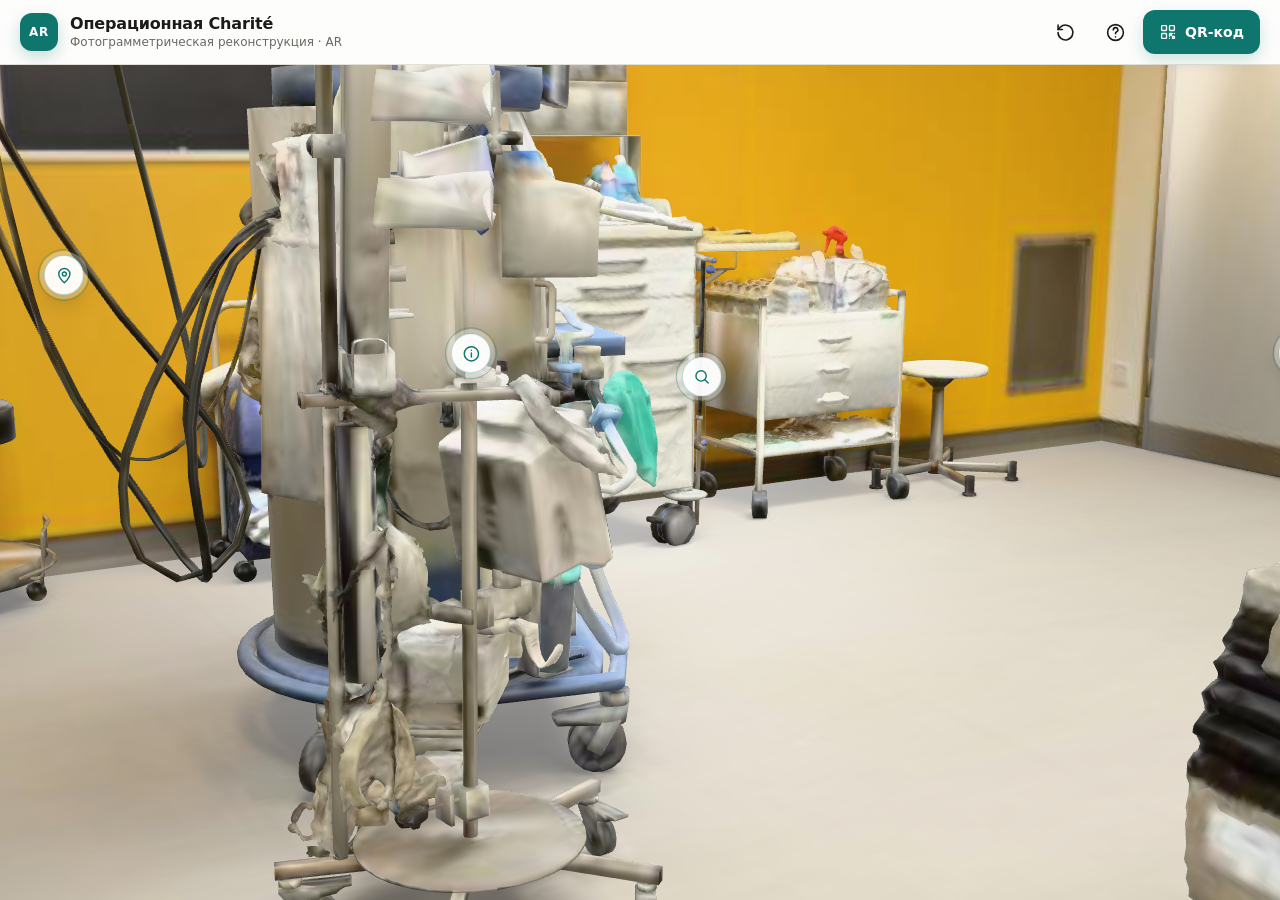
<file: index.html>
<!DOCTYPE html>
<html lang="ru">
<head>
  <meta charset="utf-8">
  <meta name="viewport" content="width=device-width, initial-scale=1, viewport-fit=cover">
  <meta name="theme-color" content="#f4f2ee">
  <meta name="description" content="Интерактивная 3D-реконструкция операционной университетской клиники Шарите: просмотр в браузере, AR на телефоне и QR-код для доступа.">
  <title>Операционная Charité — AR-реконструкция</title>
  <link rel="icon" href="./assets/favicon.svg" type="image/svg+xml">
  <link rel="stylesheet" href="./css/style.css">
  <script type="module" src="./vendor/model-viewer.min.js"></script>
  <script type="module" src="./js/app.js"></script>
</head>
<body>
  <svg class="sprite" xmlns="http://www.w3.org/2000/svg" aria-hidden="true">
    <symbol id="i-info" viewBox="0 0 24 24">
      <circle cx="12" cy="12" r="9"/>
      <path d="M12 11v5"/>
      <path d="M12 7.5h.01"/>
    </symbol>
    <symbol id="i-loupe" viewBox="0 0 24 24">
      <circle cx="10.5" cy="10.5" r="6.5"/>
      <path d="m15.4 15.4 4.1 4.1"/>
    </symbol>
    <symbol id="i-marker" viewBox="0 0 24 24">
      <path d="M12 21s7-6.1 7-11a7 7 0 1 0-14 0c0 4.9 7 11 7 11Z"/>
      <circle cx="12" cy="10" r="2.5"/>
    </symbol>
    <symbol id="i-close" viewBox="0 0 24 24">
      <path d="m6 6 12 12M18 6 6 18"/>
    </symbol>
    <symbol id="i-ar" viewBox="0 0 24 24">
      <path d="M4 8V5a1 1 0 0 1 1-1h3"/>
      <path d="M16 4h3a1 1 0 0 1 1 1v3"/>
      <path d="M20 16v3a1 1 0 0 1-1 1h-3"/>
      <path d="M8 20H5a1 1 0 0 1-1-1v-3"/>
      <path d="m12 8.5 3 1.7v3.6l-3 1.7-3-1.7v-3.6l3-1.7Z"/>
      <path d="m9 10.2 3 1.7 3-1.7M12 11.9v3.6"/>
    </symbol>
    <symbol id="i-qr" viewBox="0 0 24 24">
      <rect x="3.5" y="3.5" width="6.5" height="6.5" rx="1"/>
      <rect x="14" y="3.5" width="6.5" height="6.5" rx="1"/>
      <rect x="3.5" y="14" width="6.5" height="6.5" rx="1"/>
      <path d="M14 14h2.5v2.5H14zM18 18h2.5v2.5H18z"/>
      <path d="M18 14h.01M14 18h.01M20.5 14h.01M14 20.5h.01"/>
    </symbol>
    <symbol id="i-reset" viewBox="0 0 24 24">
      <path d="M3.5 12a8.5 8.5 0 1 0 2.6-6.1L3.5 8.5"/>
      <path d="M3.5 3.5v5h5"/>
    </symbol>
    <symbol id="i-help" viewBox="0 0 24 24">
      <circle cx="12" cy="12" r="9"/>
      <path d="M9.5 9a2.6 2.6 0 1 1 3.6 2.4c-.7.3-1.1.8-1.1 1.6v.3"/>
      <path d="M12 17h.01"/>
    </symbol>
  </svg>

  <header class="header">
    <div class="brand">
      <span class="brand__mark" aria-hidden="true">AR</span>
      <div class="brand__text">
        <h1 class="brand__title">Операционная Charité</h1>
        <p class="brand__subtitle">Фотограмметрическая реконструкция · AR</p>
      </div>
    </div>

    <nav class="actions" aria-label="Управление сценой">
      <button class="icon-btn" id="reset-btn" type="button" aria-label="Сбросить вид" title="Сбросить вид">
        <svg aria-hidden="true"><use href="#i-reset"></use></svg>
      </button>
      <button class="icon-btn" id="help-btn" type="button" aria-label="Как пользоваться" title="Как пользоваться">
        <svg aria-hidden="true"><use href="#i-help"></use></svg>
      </button>
      <a class="btn-qr" href="./qr.html" aria-label="Открыть страницу QR-кода">
        <svg aria-hidden="true"><use href="#i-qr"></use></svg>
        <span>QR-код</span>
      </a>
    </nav>
  </header>

  <main class="main">
    <model-viewer
      id="viewer"
      src="./models/export/model.glb"
      ios-src="./models/export/model.usdz"
      alt="Операционная университетской клиники Шарите, фотограмметрическая реконструкция"
      camera-controls
      disable-pan
      touch-action="none"
      min-camera-orbit="auto 60deg 0.6m"
      max-camera-orbit="auto 100deg 4.7m"
      ar
      ar-modes="webxr scene-viewer quick-look"
      ar-scale="auto"
      ar-placement="floor"
      environment-image="neutral"
      shadow-intensity="0.55"
      shadow-softness="1"
      exposure="1"
      tone-mapping="neutral"
      interaction-prompt="none"
      loading="eager"
      reveal="auto">

      <button slot="ar-button" class="ar-button" type="button">
        <svg aria-hidden="true"><use href="#i-ar"></use></svg>
        <span>Смотреть в AR</span>
      </button>
    </model-viewer>

    <div class="hint" id="hint">
      <span class="hint__dot" aria-hidden="true"></span>
      <span>Вращайте · Масштабируйте · Нажмите на метку</span>
    </div>

    <div class="overlay" id="overlay" hidden></div>

    <aside class="card" id="card" role="dialog" aria-labelledby="card-title" hidden>
      <div class="card__handle" aria-hidden="true"></div>
      <button class="card__close" id="card-close" type="button" aria-label="Закрыть карточку">
        <svg aria-hidden="true"><use href="#i-close"></use></svg>
      </button>
      <p class="card__eyebrow" id="card-eyebrow"></p>
      <h2 class="card__title" id="card-title"></h2>
      <p class="card__text" id="card-text"></p>
      <dl class="card__specs" id="card-specs"></dl>
    </aside>

    <div class="loader" id="loader">
      <div class="loader__inner">
        <div class="loader__spinner" aria-hidden="true"></div>
        <div class="loader__title">Загрузка сцены</div>
        <div class="loader__bar" role="progressbar" aria-label="Загрузка сцены" aria-valuemin="0" aria-valuemax="100">
          <span id="loader-bar"></span>
        </div>
        <div class="loader__meta" id="loader-meta">9.9 МБ</div>
      </div>
    </div>

    <div class="fatal" id="fatal" hidden>
      <div class="fatal__inner">
        <h2 class="fatal__title">Не удалось загрузить сцену</h2>
        <p class="fatal__text">
          Проверьте подключение к интернету и обновите страницу. Если ошибка повторяется,
          убедитесь, что файл <code>models/export/model.glb</code> лежит рядом с сайтом.
        </p>
        <p class="fatal__detail" id="fatal-detail"></p>
        <button class="btn btn--primary" id="fatal-retry" type="button">Повторить</button>
      </div>
    </div>

    <div class="toast" id="toast" hidden role="status" aria-live="polite"></div>

    <aside class="debug" id="debug" hidden aria-label="Настройка меток">
      <div class="debug__head">
        <span>Настройка меток</span>
        <button class="debug__close" id="debug-close" type="button" aria-label="Закрыть панель">×</button>
      </div>

      <label class="debug__select">
        Метка
        <select id="debug-select"></select>
      </label>

      <div class="debug__group">
        <div class="debug__row">
          <span>X</span>
          <input type="range" id="debug-x" min="-7" max="7" step="0.01" value="0">
          <output id="debug-x-val">0</output>
        </div>
        <div class="debug__row">
          <span>Y</span>
          <input type="range" id="debug-y" min="-0.5" max="6" step="0.01" value="0">
          <output id="debug-y-val">0</output>
        </div>
        <div class="debug__row">
          <span>Z</span>
          <input type="range" id="debug-z" min="-7" max="7" step="0.01" value="0">
          <output id="debug-z-val">0</output>
        </div>
      </div>

      <div class="debug__group">
        <div class="debug__row">
          <span>Nx</span>
          <input type="range" id="debug-nx" min="-1" max="1" step="0.01" value="0">
          <output id="debug-nx-val">0</output>
        </div>
        <div class="debug__row">
          <span>Ny</span>
          <input type="range" id="debug-ny" min="-1" max="1" step="0.01" value="0">
          <output id="debug-ny-val">0</output>
        </div>
        <div class="debug__row">
          <span>Nz</span>
          <input type="range" id="debug-nz" min="-1" max="1" step="0.01" value="0">
          <output id="debug-nz-val">0</output>
        </div>
      </div>

      <div class="debug__actions">
        <button id="debug-copy" type="button">Скопировать конфиг</button>
        <button id="debug-camera" type="button">Скопировать камеру</button>
        <button id="debug-reset" type="button">Сбросить</button>
      </div>

      <pre id="debug-out"></pre>
    </aside>
  </main>

  <noscript>
    <div class="noscript">Для просмотра сцены нужен JavaScript.</div>
  </noscript>
</body>
</html>
</file>
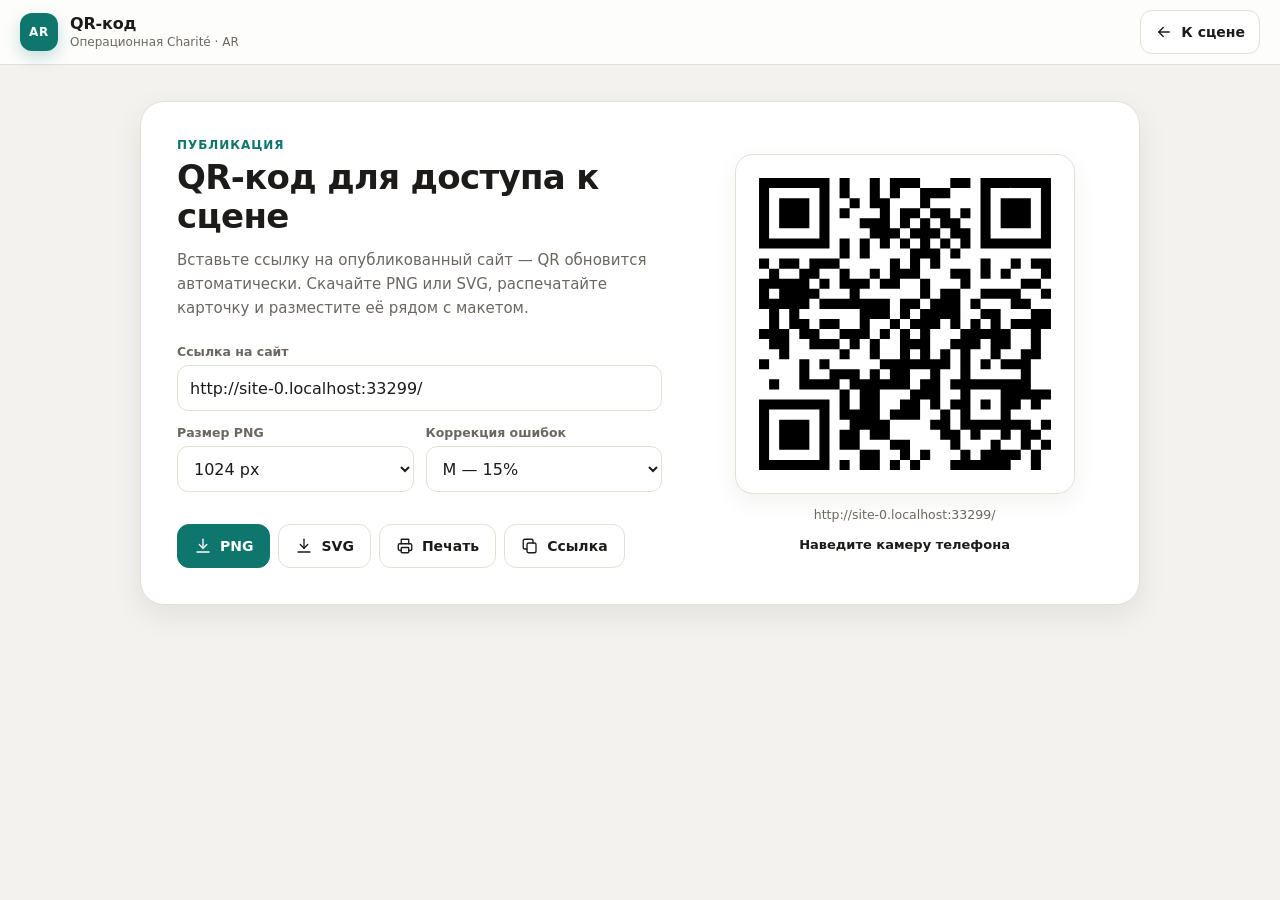
<file: qr.html>
<!DOCTYPE html>
<html lang="ru">
<head>
  <meta charset="utf-8">
  <meta name="viewport" content="width=device-width, initial-scale=1, viewport-fit=cover">
  <meta name="theme-color" content="#f4f2ee">
  <meta name="description" content="Генератор QR-кода для AR-реконструкции операционной Charité.">
  <title>QR-код — Операционная Charité</title>
  <link rel="icon" href="./assets/favicon.svg" type="image/svg+xml">
  <link rel="stylesheet" href="./css/style.css">
  <script type="module" src="./js/qr.js"></script>
</head>
<body class="qr-page">
  <svg class="sprite" xmlns="http://www.w3.org/2000/svg" aria-hidden="true">
    <symbol id="i-back" viewBox="0 0 24 24">
      <path d="M19 12H5"/>
      <path d="m11 18-6-6 6-6"/>
    </symbol>
    <symbol id="i-download" viewBox="0 0 24 24">
      <path d="M12 3v12"/>
      <path d="m7 10 5 5 5-5"/>
      <path d="M4 20h16"/>
    </symbol>
    <symbol id="i-print" viewBox="0 0 24 24">
      <path d="M7 9V3h10v6"/>
      <path d="M7 18H5a2 2 0 0 1-2-2v-5a2 2 0 0 1 2-2h14a2 2 0 0 1 2 2v5a2 2 0 0 1-2 2h-2"/>
      <rect x="7" y="14" width="10" height="7" rx="1"/>
    </symbol>
    <symbol id="i-copy" viewBox="0 0 24 24">
      <rect x="8" y="8" width="12" height="13" rx="2"/>
      <path d="M16 8V5a2 2 0 0 0-2-2H5a2 2 0 0 0-2 2v9a2 2 0 0 0 2 2h3"/>
    </symbol>
  </svg>

  <header class="header">
    <div class="brand">
      <span class="brand__mark" aria-hidden="true">AR</span>
      <div class="brand__text">
        <h1 class="brand__title">QR-код</h1>
        <p class="brand__subtitle">Операционная Charité · AR</p>
      </div>
    </div>

    <a class="qr-back" href="./index.html">
      <svg aria-hidden="true"><use href="#i-back"></use></svg>
      <span>К сцене</span>
    </a>
  </header>

  <main class="qr-main">
    <section class="qr-panel">
      <div class="qr-copy">
        <p class="eyebrow">Публикация</p>
        <h1>QR-код для доступа к сцене</h1>
        <p class="lead">
          Вставьте ссылку на опубликованный сайт — QR обновится автоматически.
          Скачайте PNG или SVG, распечатайте карточку и разместите её рядом с макетом.
        </p>

        <form class="qr-form" id="qr-form" autocomplete="off">
          <label class="field">
            <span>Ссылка на сайт</span>
            <input type="url" id="qr-url" inputmode="url" spellcheck="false"
                   placeholder="https://username.github.io/ar-interior-charite/" required>
          </label>

          <div class="field-row">
            <label class="field">
              <span>Размер PNG</span>
              <select id="qr-size">
                <option value="512">512 px</option>
                <option value="1024" selected>1024 px</option>
                <option value="2048">2048 px</option>
              </select>
            </label>
            <label class="field">
              <span>Коррекция ошибок</span>
              <select id="qr-ec">
                <option value="L">L — 7%</option>
                <option value="M" selected>M — 15%</option>
                <option value="Q">Q — 25%</option>
                <option value="H">H — 30%</option>
              </select>
            </label>
          </div>

          <p class="qr-warning" id="qr-warning" hidden></p>

          <div class="qr-actions">
            <button type="button" id="qr-png" class="btn btn--primary">
              <svg aria-hidden="true"><use href="#i-download"></use></svg>PNG
            </button>
            <button type="button" id="qr-svg" class="btn">
              <svg aria-hidden="true"><use href="#i-download"></use></svg>SVG
            </button>
            <button type="button" id="qr-print" class="btn">
              <svg aria-hidden="true"><use href="#i-print"></use></svg>Печать
            </button>
            <button type="button" id="qr-copy" class="btn">
              <svg aria-hidden="true"><use href="#i-copy"></use></svg>Ссылка
            </button>
          </div>
        </form>
      </div>

      <div class="qr-preview-wrap">
        <div class="qr-preview" id="qr-preview" role="img" aria-label="Предпросмотр QR-кода"></div>
        <p class="qr-url" id="qr-url-label"></p>
        <p class="qr-note">Наведите камеру телефона</p>
      </div>
    </section>
  </main>

  <div class="print-card" id="print-card">
    <p class="print-eyebrow">Операционная Charité · AR</p>
    <div class="print-qr" id="print-qr"></div>
    <p class="print-url" id="print-url"></p>
    <p class="print-note">Наведите камеру телефона</p>
  </div>

  <div class="toast" id="toast" hidden role="status" aria-live="polite"></div>
</body>
</html>
</file>
<file: css/style.css>
/* ==================================================================
   Операционная Charité — светлый минимализм
   ================================================================== */

:root {
  --bg: #f4f2ee;
  --bg-2: #ece8e1;
  --surface: #ffffff;
  --text: #1c1b19;
  --muted: #6b6760;
  --line: #e4e0d8;
  --accent: #0f766e;
  --accent-2: #0b5f59;
  --accent-soft: #e6f2f0;
  --danger: #b42318;
  --radius: 16px;
  --shadow: 0 10px 30px rgba(28, 27, 25, 0.08);
  --shadow-lg: 0 24px 60px rgba(28, 27, 25, 0.14);
  --header-h: 64px;
}

*,
*::before,
*::after {
  box-sizing: border-box;
}

[hidden] {
  display: none !important;
}

html {
  -webkit-text-size-adjust: 100%;
}

html,
body {
  margin: 0;
  padding: 0;
}

body {
  display: flex;
  flex-direction: column;
  height: 100vh;
  height: 100dvh;
  overflow: hidden;
  background: var(--bg);
  color: var(--text);
  font-family: system-ui, -apple-system, "Segoe UI", Roboto, "Helvetica Neue", Arial, sans-serif;
  -webkit-font-smoothing: antialiased;
  text-rendering: optimizeLegibility;
}

button,
input,
select {
  font: inherit;
}

button {
  color: inherit;
}

a {
  color: inherit;
}

.sprite {
  position: absolute;
  width: 0;
  height: 0;
  overflow: hidden;
}

.icon-btn svg,
.btn-qr svg,
.hotspot svg,
.ar-button svg,
.btn svg,
.qr-back svg {
  fill: none;
  stroke: currentColor;
  stroke-width: 1.8;
  stroke-linecap: round;
  stroke-linejoin: round;
}

/* ------------------------------------------------------------------
   Header
   ------------------------------------------------------------------ */

.header {
  position: relative;
  z-index: 20;
  flex: 0 0 auto;
  display: flex;
  align-items: center;
  justify-content: space-between;
  gap: 16px;
  min-height: var(--header-h);
  padding: 10px 20px;
  background: rgba(255, 255, 255, 0.8);
  -webkit-backdrop-filter: blur(14px);
  backdrop-filter: blur(14px);
  border-bottom: 1px solid var(--line);
}

.brand {
  display: flex;
  align-items: center;
  gap: 12px;
  min-width: 0;
}

.brand__mark {
  flex: 0 0 auto;
  display: grid;
  place-items: center;
  width: 38px;
  height: 38px;
  border-radius: 12px;
  background: var(--accent);
  color: #fff;
  font-size: 12px;
  font-weight: 700;
  letter-spacing: 0.06em;
  box-shadow: 0 6px 16px rgba(15, 118, 110, 0.24);
}

.brand__text {
  min-width: 0;
}

.brand__title {
  margin: 0;
  overflow: hidden;
  font-size: 16px;
  font-weight: 650;
  line-height: 1.2;
  letter-spacing: -0.01em;
  white-space: nowrap;
  text-overflow: ellipsis;
}

.brand__subtitle {
  margin: 2px 0 0;
  overflow: hidden;
  color: var(--muted);
  font-size: 12px;
  line-height: 1.3;
  white-space: nowrap;
  text-overflow: ellipsis;
}

.actions {
  flex: 0 0 auto;
  display: flex;
  align-items: center;
  gap: 6px;
}

.icon-btn {
  display: grid;
  place-items: center;
  width: 44px;
  height: 44px;
  padding: 0;
  border: 1px solid transparent;
  border-radius: 12px;
  background: transparent;
  color: var(--text);
  cursor: pointer;
  transition: background 0.18s, color 0.18s, border-color 0.18s;
}

.icon-btn:hover {
  background: var(--accent-soft);
  color: var(--accent);
}

.icon-btn:active {
  background: #d9ece9;
}

.icon-btn:focus-visible {
  outline: 2px solid var(--accent);
  outline-offset: 2px;
}

.icon-btn svg {
  width: 21px;
  height: 21px;
}

.btn-qr {
  display: inline-flex;
  align-items: center;
  gap: 8px;
  height: 44px;
  padding: 0 16px;
  border-radius: 12px;
  background: var(--accent);
  color: #fff;
  font-size: 14px;
  font-weight: 600;
  text-decoration: none;
  box-shadow: 0 6px 16px rgba(15, 118, 110, 0.2);
  transition: background 0.18s;
}

.btn-qr:hover {
  background: var(--accent-2);
}

.btn-qr:focus-visible {
  outline: 2px solid var(--accent);
  outline-offset: 3px;
}

.btn-qr svg {
  width: 18px;
  height: 18px;
}

/* ------------------------------------------------------------------
   Сцена
   ------------------------------------------------------------------ */

.main {
  position: relative;
  flex: 1 1 auto;
  min-height: 0;
  background: radial-gradient(120% 100% at 50% 0%, #fbfaf7 0%, #efebe4 60%, #e7e2da 100%);
}

model-viewer {
  display: block;
  width: 100%;
  height: 100%;
  background: transparent;
  --poster-color: #f4f2ee;
  --progress-bar-color: transparent;
  --progress-bar-height: 0px;
}

/* ------------------------------------------------------------------
   Метки
   ------------------------------------------------------------------ */

.hotspot {
  position: relative;
  display: grid;
  place-items: center;
  width: 40px;
  height: 40px;
  padding: 0;
  border: 1px solid rgba(15, 118, 110, 0.28);
  border-radius: 50%;
  background: rgba(255, 255, 255, 0.96);
  color: var(--accent);
  cursor: pointer;
  box-shadow:
    0 8px 20px rgba(20, 30, 28, 0.18),
    0 0 0 4px rgba(255, 255, 255, 0.35);
  -webkit-tap-highlight-color: transparent;
  transition: background 0.18s, color 0.18s, opacity 0.25s, scale 0.18s;
}

.hotspot::after {
  content: "";
  position: absolute;
  inset: -7px;
  border: 1px solid rgba(15, 118, 110, 0.35);
  border-radius: 50%;
  pointer-events: none;
  animation: hotspot-pulse 2.8s ease-out infinite;
}

.hotspot:not([data-visible]) {
  opacity: 0;
  pointer-events: none;
}

.hotspot:hover,
.hotspot:focus-visible {
  background: var(--accent);
  color: #fff;
  scale: 1.08;
  outline: none;
}

.hotspot:focus-visible {
  box-shadow:
    0 0 0 3px #fff,
    0 0 0 6px var(--accent);
}

.hotspot svg {
  width: 19px;
  height: 19px;
}

@keyframes hotspot-pulse {
  0% {
    opacity: 0.55;
    transform: scale(0.8);
  }
  70% {
    opacity: 0;
    transform: scale(1.25);
  }
  100% {
    opacity: 0;
  }
}

/* ------------------------------------------------------------------
   Подсказка и AR-кнопка
   ------------------------------------------------------------------ */

.hint {
  position: absolute;
  left: 50%;
  bottom: calc(84px + env(safe-area-inset-bottom));
  z-index: 15;
  display: flex;
  align-items: center;
  gap: 10px;
  max-width: calc(100% - 32px);
  padding: 9px 16px;
  border: 1px solid var(--line);
  border-radius: 999px;
  background: rgba(255, 255, 255, 0.9);
  -webkit-backdrop-filter: blur(10px);
  backdrop-filter: blur(10px);
  box-shadow: var(--shadow);
  color: var(--muted);
  font-size: 13px;
  white-space: nowrap;
  transform: translateX(-50%);
  transition: opacity 0.3s, transform 0.3s;
}

.hint.is-hidden {
  opacity: 0;
  transform: translate(-50%, 8px);
  pointer-events: none;
}

.hint__dot {
  flex: 0 0 auto;
  width: 6px;
  height: 6px;
  border-radius: 50%;
  background: var(--accent);
}

.ar-button {
  position: absolute;
  left: 50%;
  bottom: calc(18px + env(safe-area-inset-bottom));
  z-index: 16;
  display: inline-flex;
  align-items: center;
  gap: 9px;
  height: 48px;
  padding: 0 20px;
  border: 0;
  border-radius: 999px;
  background: var(--accent);
  color: #fff;
  font-size: 15px;
  font-weight: 600;
  cursor: pointer;
  box-shadow: 0 12px 30px rgba(15, 118, 110, 0.3);
  transform: translateX(-50%);
  transition: background 0.18s;
}

.ar-button:hover {
  background: var(--accent-2);
}

.ar-button:focus-visible {
  outline: 2px solid var(--accent);
  outline-offset: 3px;
}

.ar-button[hidden] {
  display: none !important;
}

.ar-button svg {
  width: 20px;
  height: 20px;
}

/* ------------------------------------------------------------------
   Карточка
   ------------------------------------------------------------------ */

.overlay {
  position: absolute;
  inset: 0;
  z-index: 24;
  background: rgba(24, 24, 22, 0.18);
  opacity: 0;
  transition: opacity 0.2s;
}

body.card-open .overlay {
  opacity: 1;
}

.card {
  position: absolute;
  top: 20px;
  right: 20px;
  z-index: 30;
  width: min(380px, calc(100% - 40px));
  max-height: calc(100% - 40px);
  overflow: auto;
  overscroll-behavior: contain;
  padding: 24px;
  border: 1px solid var(--line);
  border-radius: var(--radius);
  background: var(--surface);
  box-shadow: var(--shadow-lg);
  opacity: 0;
  transform: translateY(10px) scale(0.99);
  transition: opacity 0.22s, transform 0.22s;
}

body.card-open .card {
  opacity: 1;
  transform: none;
}

.card__handle {
  display: none;
  width: 44px;
  height: 4px;
  margin: 0 auto 14px;
  border-radius: 2px;
  background: var(--line);
}

.card__close {
  position: absolute;
  top: 14px;
  right: 14px;
  display: grid;
  place-items: center;
  width: 40px;
  height: 40px;
  padding: 0;
  border: 0;
  border-radius: 10px;
  background: transparent;
  color: var(--muted);
  cursor: pointer;
}

.card__close:hover {
  background: var(--bg);
  color: var(--text);
}

.card__close:focus-visible {
  outline: 2px solid var(--accent);
  outline-offset: 2px;
}

.card__close svg {
  width: 20px;
  height: 20px;
}

.card__eyebrow {
  margin: 0 44px 8px 0;
  color: var(--accent);
  font-size: 12px;
  font-weight: 700;
  letter-spacing: 0.06em;
  text-transform: uppercase;
}

.card__title {
  margin: 0 44px 10px 0;
  font-size: 24px;
  font-weight: 650;
  line-height: 1.2;
  letter-spacing: -0.02em;
}

.card__text {
  margin: 0 0 18px;
  color: #3f3c37;
  font-size: 14.5px;
  line-height: 1.6;
}

.card__specs {
  display: grid;
  gap: 10px;
  margin: 0;
}

.spec {
  display: grid;
  grid-template-columns: 118px 1fr;
  gap: 12px;
  padding-top: 10px;
  border-top: 1px solid var(--line);
  font-size: 13.5px;
  line-height: 1.45;
}

.spec dt {
  margin: 0;
  color: var(--muted);
}

.spec dd {
  margin: 0;
  color: var(--text);
}

/* ------------------------------------------------------------------
   Загрузка и ошибка
   ------------------------------------------------------------------ */

.loader {
  position: absolute;
  inset: 0;
  z-index: 50;
  display: grid;
  place-items: center;
  background: var(--bg);
  transition: opacity 0.45s;
}

.loader.is-done {
  opacity: 0;
  pointer-events: none;
}

.loader__inner {
  width: min(320px, 80%);
  text-align: center;
}

.loader__spinner {
  width: 36px;
  height: 36px;
  margin: 0 auto 18px;
  border: 3px solid var(--line);
  border-top-color: var(--accent);
  border-radius: 50%;
  animation: spin 1s linear infinite;
}

.loader__title {
  margin-bottom: 12px;
  font-size: 15px;
  font-weight: 600;
}

.loader__bar {
  height: 4px;
  overflow: hidden;
  border-radius: 2px;
  background: var(--line);
}

.loader__bar span {
  display: block;
  width: 4%;
  height: 100%;
  border-radius: 2px;
  background: var(--accent);
  transition: width 0.25s;
}

.loader__meta {
  margin-top: 10px;
  color: var(--muted);
  font-size: 12px;
}

@keyframes spin {
  to {
    transform: rotate(360deg);
  }
}

.fatal {
  position: absolute;
  inset: 0;
  z-index: 55;
  display: grid;
  place-items: center;
  padding: 24px;
  background: var(--bg);
}

.fatal__inner {
  max-width: 440px;
  text-align: center;
}

.fatal__title {
  margin: 0 0 8px;
  font-size: 20px;
}

.fatal__text {
  margin: 0 0 18px;
  color: var(--muted);
  line-height: 1.6;
}

.fatal__detail:empty {
  display: none;
}

.fatal__detail {
  margin: 0 0 18px;
  color: var(--danger);
  font-family: ui-monospace, SFMono-Regular, Consolas, monospace;
  font-size: 12.5px;
}

.fatal code {
  padding: 2px 5px;
  border-radius: 5px;
  background: var(--bg-2);
  color: var(--text);
  font-size: 0.92em;
}

/* ------------------------------------------------------------------
   Кнопки и тост
   ------------------------------------------------------------------ */

.btn {
  display: inline-flex;
  align-items: center;
  justify-content: center;
  gap: 8px;
  height: 44px;
  padding: 0 16px;
  border: 1px solid var(--line);
  border-radius: 12px;
  background: var(--surface);
  color: var(--text);
  font-size: 14px;
  font-weight: 600;
  text-decoration: none;
  cursor: pointer;
  transition: background 0.18s, border-color 0.18s;
}

.btn:hover {
  border-color: #d7d1c7;
  background: var(--bg);
}

.btn:focus-visible {
  outline: 2px solid var(--accent);
  outline-offset: 2px;
}

.btn--primary {
  border-color: var(--accent);
  background: var(--accent);
  color: #fff;
}

.btn--primary:hover {
  border-color: var(--accent-2);
  background: var(--accent-2);
}

.btn:disabled {
  opacity: 0.45;
  cursor: not-allowed;
}

.btn svg {
  width: 18px;
  height: 18px;
}

.toast {
  position: absolute;
  left: 50%;
  bottom: calc(140px + env(safe-area-inset-bottom));
  z-index: 70;
  max-width: calc(100% - 32px);
  padding: 10px 16px;
  border-radius: 999px;
  background: rgba(28, 27, 25, 0.92);
  color: #fff;
  font-size: 13px;
  line-height: 1.4;
  box-shadow: var(--shadow-lg);
  opacity: 0;
  transform: translate(-50%, 10px);
  transition: opacity 0.2s, transform 0.2s;
}

.toast.is-visible {
  opacity: 1;
  transform: translate(-50%, 0);
}

/* ------------------------------------------------------------------
   Debug-панель
   ------------------------------------------------------------------ */

.debug {
  position: absolute;
  bottom: 16px;
  left: 16px;
  z-index: 60;
  width: 300px;
  max-height: calc(100% - 32px);
  overflow: auto;
  padding: 14px;
  border: 1px solid var(--line);
  border-radius: 14px;
  background: rgba(255, 255, 255, 0.97);
  box-shadow: var(--shadow-lg);
  font-size: 12px;
}

.debug__head {
  display: flex;
  align-items: center;
  justify-content: space-between;
  margin-bottom: 10px;
  font-weight: 700;
}

.debug__close {
  display: grid;
  place-items: center;
  width: 28px;
  height: 28px;
  padding: 0;
  border: 0;
  border-radius: 7px;
  background: transparent;
  color: var(--muted);
  font-size: 20px;
  line-height: 1;
  cursor: pointer;
}

.debug__close:hover {
  background: var(--bg);
}

.debug__select {
  display: grid;
  gap: 4px;
  margin-bottom: 10px;
  color: var(--muted);
}

.debug__select select {
  width: 100%;
  height: 32px;
  padding: 0 8px;
  border: 1px solid var(--line);
  border-radius: 8px;
  background: var(--surface);
  color: var(--text);
}

.debug__group {
  margin-bottom: 8px;
  padding-top: 8px;
  border-top: 1px solid var(--line);
}

.debug__row {
  display: grid;
  grid-template-columns: 24px 1fr 56px;
  gap: 8px;
  align-items: center;
  margin-bottom: 6px;
}

.debug__row input[type="range"] {
  width: 100%;
  accent-color: var(--accent);
}

.debug__row output {
  color: var(--muted);
  font-variant-numeric: tabular-nums;
  text-align: right;
}

.debug__actions {
  display: flex;
  flex-wrap: wrap;
  gap: 6px;
  margin-top: 10px;
}

.debug__actions button {
  padding: 7px 10px;
  border: 1px solid var(--line);
  border-radius: 8px;
  background: var(--surface);
  font-size: 11.5px;
  cursor: pointer;
}

.debug__actions button:hover {
  background: var(--bg);
}

.debug pre {
  max-height: 120px;
  margin: 10px 0 0;
  overflow: auto;
  padding: 8px;
  border-radius: 8px;
  background: var(--bg);
  font-size: 11px;
  line-height: 1.45;
  white-space: pre-wrap;
  word-break: break-word;
}

/* ------------------------------------------------------------------
   QR-страница
   ------------------------------------------------------------------ */

body.qr-page {
  display: block;
  height: auto;
  min-height: 100vh;
  min-height: 100dvh;
  overflow: auto;
}

.qr-back {
  display: inline-flex;
  align-items: center;
  gap: 8px;
  height: 44px;
  padding: 0 14px;
  border: 1px solid var(--line);
  border-radius: 12px;
  background: var(--surface);
  color: var(--text);
  font-size: 14px;
  font-weight: 600;
  text-decoration: none;
  transition: background 0.18s;
}

.qr-back:hover {
  background: var(--bg);
}

.qr-back:focus-visible {
  outline: 2px solid var(--accent);
  outline-offset: 2px;
}

.qr-back svg {
  width: 18px;
  height: 18px;
}

.qr-main {
  display: grid;
  place-items: center;
  padding: 36px 20px 72px;
}

.qr-panel {
  display: grid;
  grid-template-columns: 1.1fr 0.9fr;
  gap: 44px;
  width: min(1000px, 100%);
  padding: 36px;
  border: 1px solid var(--line);
  border-radius: 24px;
  background: var(--surface);
  box-shadow: var(--shadow);
}

.eyebrow {
  margin: 0;
  color: var(--accent);
  font-size: 12px;
  font-weight: 700;
  letter-spacing: 0.08em;
  text-transform: uppercase;
}

.qr-copy h1 {
  margin: 6px 0 12px;
  font-size: clamp(24px, 3vw, 34px);
  font-weight: 650;
  line-height: 1.15;
  letter-spacing: -0.02em;
}

.lead {
  margin: 0 0 24px;
  color: var(--muted);
  font-size: 15px;
  line-height: 1.6;
}

.field {
  display: grid;
  gap: 6px;
  margin-bottom: 14px;
}

.field > span {
  color: var(--muted);
  font-size: 12.5px;
  font-weight: 600;
}

.field input,
.field select {
  width: 100%;
  height: 46px;
  padding: 0 12px;
  border: 1px solid var(--line);
  border-radius: 11px;
  background: var(--surface);
  color: var(--text);
  outline: none;
}

.field input:focus,
.field select:focus {
  border-color: var(--accent);
  box-shadow: 0 0 0 3px var(--accent-soft);
}

.field-row {
  display: grid;
  grid-template-columns: 1fr 1fr;
  gap: 12px;
}

.qr-actions {
  display: flex;
  flex-wrap: wrap;
  gap: 8px;
  margin-top: 18px;
}

.qr-warning {
  margin: 0 0 12px;
  padding: 10px 12px;
  border-radius: 10px;
  background: #fff4e5;
  color: #8a4b00;
  font-size: 13px;
  line-height: 1.45;
}

.qr-preview-wrap {
  display: flex;
  flex-direction: column;
  align-items: center;
  justify-content: center;
  gap: 12px;
}

.qr-preview {
  width: min(340px, 100%);
  aspect-ratio: 1;
  padding: 18px;
  border: 1px solid var(--line);
  border-radius: 18px;
  background: #fff;
  box-shadow: 0 8px 24px rgba(28, 27, 25, 0.06);
}

.qr-preview svg {
  display: block;
  width: 100%;
  height: 100%;
}

.qr-url {
  max-width: 340px;
  margin: 0;
  color: var(--muted);
  font-size: 12.5px;
  line-height: 1.5;
  text-align: center;
  word-break: break-all;
}

.qr-note {
  margin: 0;
  color: var(--text);
  font-size: 13px;
  font-weight: 600;
}

.qr-empty {
  display: grid;
  place-items: center;
  height: 100%;
  margin: 0;
  padding: 20px;
  color: var(--muted);
  font-size: 14px;
  line-height: 1.5;
  text-align: center;
}

body.qr-page .toast {
  position: fixed;
  bottom: 24px;
}

.print-card {
  display: none;
}

/* ------------------------------------------------------------------
   Адаптив
   ------------------------------------------------------------------ */

@media (max-width: 900px) {
  .qr-panel {
    grid-template-columns: 1fr;
    gap: 28px;
  }

  .qr-preview-wrap {
    order: -1;
  }
}

@media (max-width: 640px) {
  .header {
    min-height: 58px;
    padding: 8px 12px;
  }

  .brand {
    gap: 10px;
  }

  .brand__mark {
    width: 34px;
    height: 34px;
    border-radius: 10px;
  }

  .brand__title {
    font-size: 14.5px;
  }

  .brand__subtitle {
    display: none;
  }

  .btn-qr {
    width: 44px;
    padding: 0;
    justify-content: center;
  }

  .btn-qr span {
    display: none;
  }

  .hotspot {
    width: 44px;
    height: 44px;
  }

  .hint {
    gap: 8px;
    padding: 8px 12px;
    font-size: 12px;
  }

  .ar-button {
    height: 46px;
    padding: 0 18px;
    font-size: 14px;
  }

  .card {
    top: auto;
    right: 0;
    bottom: 0;
    left: 0;
    width: 100%;
    max-height: 74vh;
    max-height: 74dvh;
    padding: 18px 18px calc(18px + env(safe-area-inset-bottom));
    border-right: 0;
    border-bottom: 0;
    border-left: 0;
    border-radius: 20px 20px 0 0;
    transform: translateY(100%);
  }

  body.card-open .card {
    transform: none;
  }

  .card__handle {
    display: block;
  }

  .card__title {
    font-size: 21px;
  }

  .spec {
    grid-template-columns: 104px 1fr;
  }

  .debug {
    right: 16px;
    left: 16px;
    width: auto;
  }

  .qr-main {
    padding: 20px 12px 48px;
  }

  .qr-panel {
    padding: 20px;
    border-radius: 18px;
  }

  .field-row {
    grid-template-columns: 1fr;
  }

  .qr-actions .btn {
    flex: 1 1 44%;
  }

  .toast {
    bottom: calc(136px + env(safe-area-inset-bottom));
  }
}

@media (max-width: 380px) {
  .brand__title {
    font-size: 13.5px;
  }

  .hint {
    font-size: 11.5px;
  }
}

.noscript {
  position: fixed;
  inset: 0;
  z-index: 100;
  display: grid;
  place-items: center;
  padding: 24px;
  background: var(--bg);
  font-size: 16px;
  text-align: center;
}

/* ------------------------------------------------------------------
   Печать QR-карточки
   ------------------------------------------------------------------ */

@media print {
  html,
  body {
    height: auto;
    overflow: visible;
    background: #fff;
  }

  .header,
  .qr-main,
  .toast,
  .noscript {
    display: none !important;
  }

  .print-card {
    display: flex;
    flex-direction: column;
    align-items: center;
    justify-content: center;
    gap: 14px;
    min-height: 180mm;
    padding: 0;
    color: #000;
    text-align: center;
  }

  .print-eyebrow {
    margin: 0;
    font-size: 12px;
    letter-spacing: 0.1em;
    text-transform: uppercase;
  }

  .print-qr {
    width: 78mm;
    height: 78mm;
    padding: 4mm;
    border: 1px solid #000;
  }

  .print-qr svg {
    display: block;
    width: 100%;
    height: 100%;
  }

  .print-url {
    max-width: 120mm;
    margin: 0;
    font-size: 11px;
    word-break: break-all;
  }

  .print-note {
    margin: 0;
    font-size: 14px;
    font-weight: 600;
  }

  @page {
    size: A5 portrait;
    margin: 12mm;
  }
}

/* ------------------------------------------------------------------
   Меньше движения
   ------------------------------------------------------------------ */

@media (prefers-reduced-motion: reduce) {
  *,
  *::before,
  *::after {
    animation-duration: 0.001ms !important;
    animation-iteration-count: 1 !important;
    transition-duration: 0.001ms !important;
  }
}
</file>
